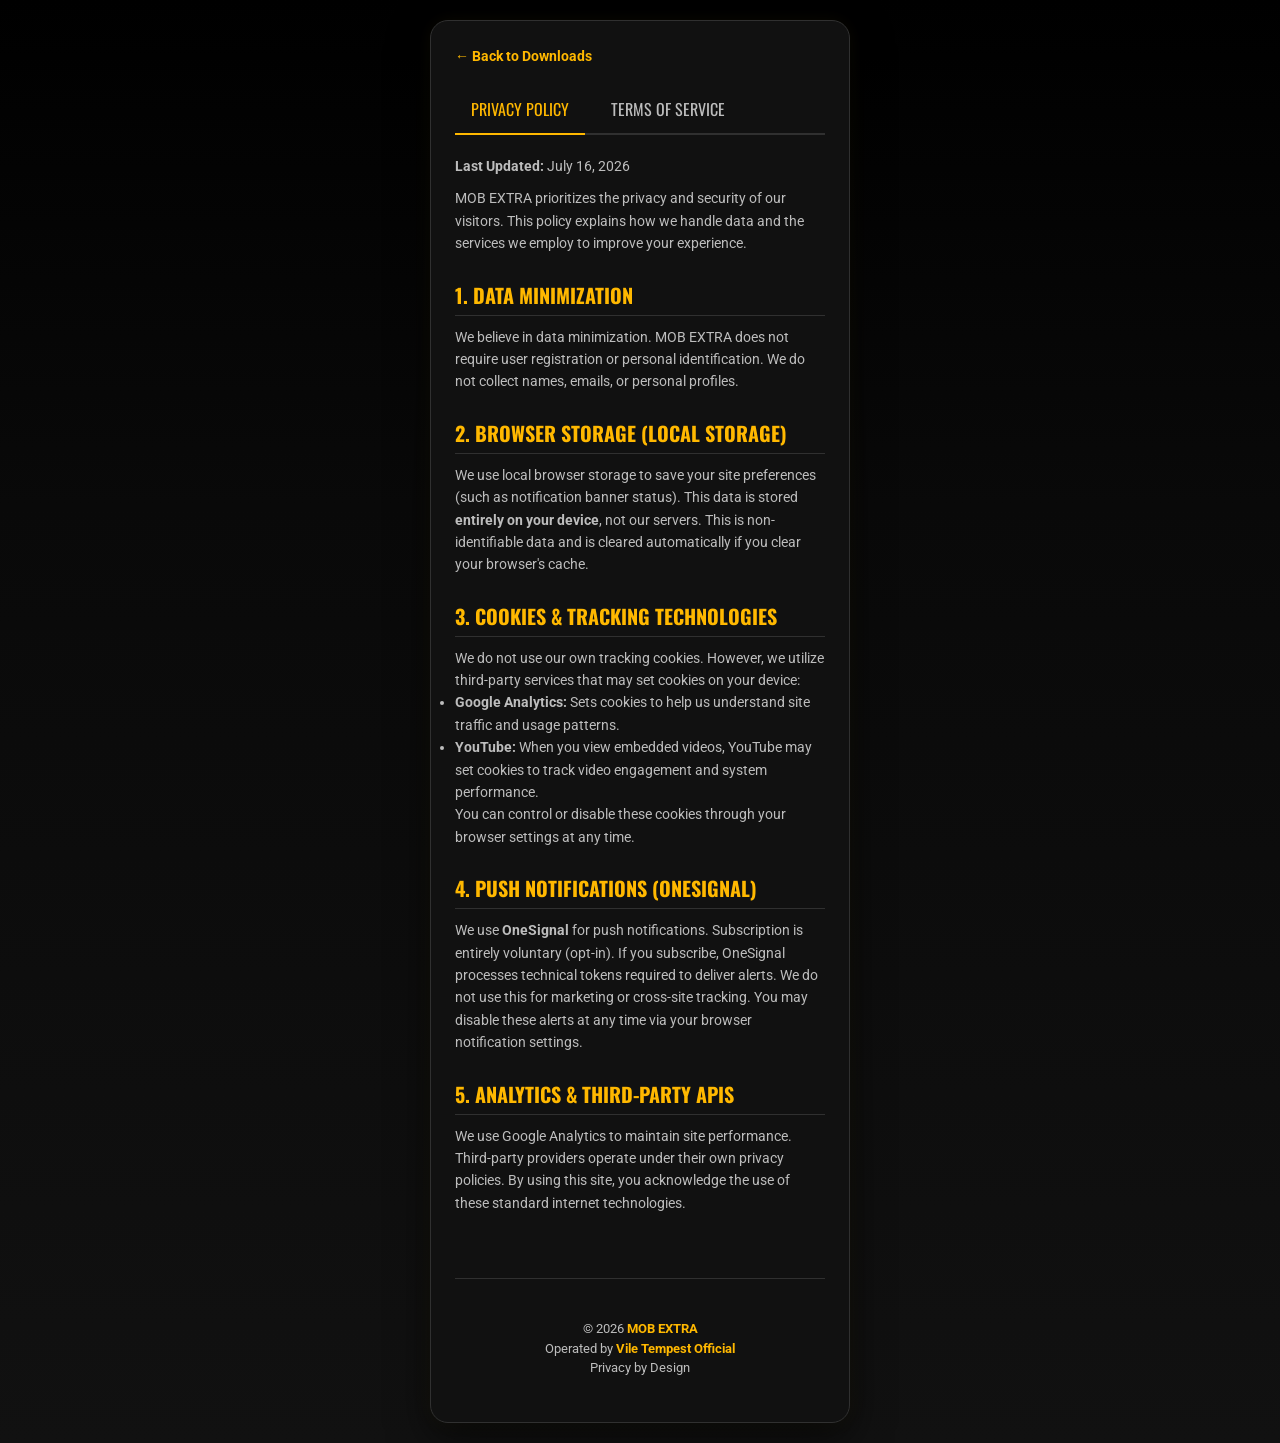
<file: legal.html>
<!doctype html>
<html lang="en">
  <head>
    <meta charset="UTF-8" />
    <meta name="viewport" content="width=device-width, initial-scale=1.0" />
    <title>Legal Policies | CODM Test Server Download Hub | MOB EXTRA</title>
    <link rel="icon" href="assets/images/favicon.png" type="image/png" />
    <link rel="stylesheet" href="https://fonts.googleapis.com/css2?family=Oswald:wght@500;700&family=Roboto:wght@400;500;700&display=swap" />
    <link rel="stylesheet" href="styles/style.css" />
    <style>
      .legal-content { padding: 24px; color: var(--text-muted); line-height: 1.6; font-size: 14px; }   
      .legal-content .legal-last-updated { margin-bottom: 10px; }
      .legal-content h2 { font-family: "Oswald", sans-serif; color: var(--gold); text-transform: uppercase; font-size: 20px; margin: 24px 0 10px 0; border-bottom: 1px solid var(--border); padding-bottom: 4px; }
      .back-btn { display: inline-block; margin-bottom: 20px; color: var(--gold); text-decoration: none; font-weight: bold; font-size: 14px; }
      
      .tab-nav { display: flex; border-bottom: 2px solid var(--border); margin-bottom: 20px; gap: 10px; }
      .tab-link { font-family: "Oswald", sans-serif; padding: 10px 16px; color: var(--text-muted); text-decoration: none; cursor: pointer; font-size: 16px; text-transform: uppercase; }
      .tab-link.active { color: var(--gold); border-bottom: 2px solid var(--gold); margin-bottom: -2px; }
      
      .policy-section { display: none; }
      .policy-section.active { display: block; }

      /* Styled Footer */
      .site-footer { 
        padding: 40px 20px 20px 20px; 
        text-align: center; 
        border-top: 1px solid var(--border); 
        margin-top: 40px; 
        color: var(--text-muted); 
        font-size: 13px;
        line-height: 1.5;
      }
      .site-footer strong {
        color: var(--gold);
      }
    </style>
  </head>
  <body>
    <div class="mobile-container">
      <div class="card">
        <div class="legal-content">
          <a href="index.html" class="back-btn">← Back to Downloads</a>
          
          <div class="tab-nav">
            <span id="tabPrivacy" class="tab-link active" onclick="switchTab('privacy')">Privacy Policy</span>
            <span id="tabTerms" class="tab-link" onclick="switchTab('terms')">Terms of Service</span>
          </div>

          <!-- Privacy Policy Section -->
          <div id="privacySection" class="policy-section active">
            <p class="legal-last-updated"><strong>Last Updated:</strong> July 16, 2026</p> 
            <p>MOB EXTRA prioritizes the privacy and security of our visitors. This policy explains how we handle data and the services we employ to improve your experience.</p>
            
            <h2>1. Data Minimization</h2>
            <p>We believe in data minimization. MOB EXTRA does not require user registration or personal identification. We do not collect names, emails, or personal profiles.</p>

            <h2>2. Browser Storage (Local Storage)</h2>
            <p>We use local browser storage to save your site preferences (such as notification banner status). This data is stored <strong>entirely on your device</strong>, not our servers. This is non-identifiable data and is cleared automatically if you clear your browser's cache.</p>

            <h2>3. Cookies & Tracking Technologies</h2>
            <p>We do not use our own tracking cookies. However, we utilize third-party services that may set cookies on your device:</p>
            <ul>
                <li><strong>Google Analytics:</strong> Sets cookies to help us understand site traffic and usage patterns.</li>
                <li><strong>YouTube:</strong> When you view embedded videos, YouTube may set cookies to track video engagement and system performance.</li>
            </ul>
            <p>You can control or disable these cookies through your browser settings at any time.</p>

            <h2>4. Push Notifications (OneSignal)</h2>
            <p>We use <strong>OneSignal</strong> for push notifications. Subscription is entirely voluntary (opt-in). If you subscribe, OneSignal processes technical tokens required to deliver alerts. We do not use this for marketing or cross-site tracking. You may disable these alerts at any time via your browser notification settings.</p>

            <h2>5. Analytics & Third-Party APIs</h2>
            <p>We use Google Analytics to maintain site performance. Third-party providers operate under their own privacy policies. By using this site, you acknowledge the use of these standard internet technologies.</p>
          </div>

          <!-- Terms of Service Section -->
          <div id="termsSection" class="policy-section">
            <p class="legal-last-updated"><strong>Last Updated:</strong> July 18, 2026</p>
            <p>By accessing the MOB EXTRA download hub, you agree to these terms.</p>
            
            <h2>1. Independent Platform</h2>
            <p>MOB EXTRA is an independent community resource operated by <strong>Vile Tempest Official</strong>. We are <strong>not affiliated, endorsed, or associated with Activision, TiMi Studio Group, Tencent Games, or Garena.</strong> All trademarks belong to their respective owners.</p>

            <h2>2. Notifications & Communication</h2>
            <p>Our push notification feature is provided "as is." While we strive to ensure timely delivery, network delays or browser restrictions are outside our control. You are responsible for managing your notification subscription status.</p>

            <h2>3. Link Integrity</h2>
            <p>We do not host software binary packages. All links redirect to official developer portals. By using these links, you acknowledge that you are accessing beta software, which may be unstable or subject to developer-imposed regional/slot limitations.</p>

            <h2>4. Usage Conduct</h2>
            <p>The verification system exists to maintain server stability. Any attempt to bypass, automate, or scrape our verification modules is prohibited. We reserve the right to restrict access to users who violate these integrity standards.</p>
            <h2>5. Source Attribution</h2>
            <p>
              We curate our links and news updates from 
              <strong>
                <a href="https://x.com/LeakersOnDuty" target="_blank" rel="noopener noreferrer" style="color: var(--gold);">Leakers On Duty</a>
              </strong>. 
              We are not affiliated with them, but we recognize their contribution to the community. Please follow them for the most accurate and up-to-date information.
            </p>

          </div>
        </div>
        
        <footer class="site-footer">
          &copy; 2026 <strong>MOB EXTRA</strong><br />
          Operated by 
          <a href="https://www.youtube.com/channel/UCbDtYZS08VvB6luAcyn08bQ" target="_blank" rel="noopener noreferrer" style="color: var(--gold); text-decoration: none;">
            <strong>Vile Tempest Official</strong>
          </a>
          <br />
          Privacy by Design
        </footer>

      </div>
    </div>

    <script>
      function switchTab(type) {
          const privacyTab = document.getElementById('tabPrivacy');
          const termsTab = document.getElementById('tabTerms');
          const privacySec = document.getElementById('privacySection');
          const termsSec = document.getElementById('termsSection');

          if (type === 'privacy') {
              privacyTab.classList.add('active');
              termsTab.classList.remove('active');
              privacySec.classList.add('active');
              termsSec.classList.remove('active');
          } else {
              termsTab.classList.add('active');
              privacyTab.classList.remove('active');
              termsSec.classList.add('active');
              privacySec.classList.remove('active');
          }
      }
      window.addEventListener('DOMContentLoaded', () => {
          const hash = window.location.hash;
          if (hash === '#terms') switchTab('terms');
      });
    </script>
  </body>
</html>
</file>
<file: styles/style.css>
/* ==========================================================================
   1. FONTS & ROOT VARIABLES
   ========================================================================== */
@import url("https://fonts.googleapis.com/css2?family=Oswald:wght@400;500;600;700&family=Roboto:wght@400;500;700&display=swap");

:root {
    --bg: #050505;
    --bg-dark: #000000;         
    --surface: #111111;
    --surface-2: #181818;
    --border: #303030;
    --border-light: #404040;
    --text: #ffffff;
    --text-muted: #bdbdbd;
    --gold: #FFB800;           
    --gold-hover: #FFC840;
    --blue: #2b7bd8;
    --blue-hover: #1d6cc7;
    --link: #66aaff;
    --success: #25c26e;
    --warning: #fbbf24;
    --danger: #ef4444;
    --bg-error: #350c0c;        
    --radius: 18px;
    --radius-sm: 10px;          
    --radius-md: 14px;          
    --shadow: 0 15px 40px rgba(0, 0, 0, 0.6);
}


/* ==========================================================================
   2. GLOBAL RESET & BASE STYLES
   ========================================================================== */
* {
    margin: 0;
    padding: 0;
    box-sizing: border-box;
    -webkit-tap-highlight-color: transparent;
}

body {
    font-family: "Roboto", sans-serif;
    background: linear-gradient(180deg, var(--bg-dark), #090909 35%, var(--surface));
    color: var(--text);
    display: flex;
    justify-content: center;
    align-items: flex-start;
    min-height: 100dvh;
    padding: 20px;
}

/* Container locking the app layout to a smartphone aspect footprint */
.mobile-container {
    width: 100%;
    max-width: 420px;
}

.card {
    background: var(--surface);
    border: 1px solid var(--border);
    border-radius: var(--radius);
    overflow: hidden;
    box-shadow:
        var(--shadow),
        0 0 20px rgba(255, 210, 0, 0.05);
}

/* ==========================================================================
   3. HEADER & HERO DESIGN ELEMENTS
   ========================================================================== */
/* Container for the logo + animated line */
.logo-wrapper {
    position: relative;
    width: 100%;
    background: var(--bg-dark);
}

/* Updated logo style (border removed) */
.site-logo {
    display: block;
    width: 100%;
    background: var(--bg-dark);
}

/* The loading line container */
.loading-line {
    width: 100%;
    height: 3px;
    background: #1a1a1a;
    position: relative;
    overflow: hidden;
}

.loading-line::after {
    content: '';
    position: absolute;
    top: 0;
    left: 0;
    width: 100%;
    height: 100%;
    
    /* Adjusted percentages for a smaller gap */
    background: linear-gradient(
        90deg, 
        var(--gold) 0%, var(--gold) 45%,      /* Bar 1 ends at 45% */
        transparent 45%, transparent 50%,     /* Gap 1 (5% wide) */
        var(--gold) 50%, var(--gold) 95%,     /* Bar 2 ends at 95% */
        transparent 95%, transparent 100%     /* Gap 2 (5% wide) */
    );
    
    background-size: 200% 100%;
    box-shadow: 0 0 10px var(--gold);
    animation: loading-slide 3s linear infinite;
}

.header {
    padding: 24px 22px 4px;
}

.unofficial-notice {
    display: block;
    text-align: center;
    color: var(--gold);
    font-size: 11px;
    font-weight: 700;
    text-transform: uppercase;
    letter-spacing: 1.5px;
    margin-bottom: 6px;
    opacity: 0.85;
}

h1 {
    font-family: "Oswald", sans-serif;
    text-transform: uppercase;
    letter-spacing: 1px;
    font-size: 40px;
    text-align: center;
}

.subtitle {
    text-align: center;
    color: var(--text-muted);
    font-size: 15px;
    margin-top: 8px;
}

#mainContentSection, 
#buildBadgeContainer {
    /* Existing styles... */
    will-change: opacity; 
}

#buildBadgeContainer {
    opacity: 0;
    transition: opacity 0.8s ease-in-out;
}

/* This class will be added via JS to trigger the fade */
#buildBadgeContainer.visible {
    opacity: 1;
}

/* Refactored Maintenance Credit typography elements */
.credits-box {
    text-align: center;
    margin-top: 10px;
    font-size: 12px;
    color: #8b8b8b;
    line-height: 1.5;
}

.credits-link {
    color: var(--gold);
    text-decoration: none;
    font-weight: 500;
}

/* Refactored Native Social Sharing button structures */
.share-area {
    text-align: center;
    margin-top: 15px;
}

.btn-share {
    background: var(--gold);
    color: var(--bg-dark);
    border: none;
    padding: 10px 20px;
    font-weight: bold;
    border-radius: 5px;
    cursor: pointer;
    font-size: 14px;
    transition: 0.2s;
    width: auto; /* Overrides global full-width buttons block */
}

.btn-share:hover {
    background: var(--gold-hover);
}

.last-updated {
    margin: 10px 24px; /* Reduced vertical gap */
    padding: 8px 12px; /* Slimmer */
    background: rgba(255, 255, 255, 0.03); /* Subtle, non-intrusive background */
    border: 1px solid var(--border);
    border-radius: 8px;
    
    /* Centering everything nicely */
    display: flex;
    justify-content: center;
    align-items: center;
    gap: 8px;
    
    font-size: 14px;
    color: var(--text-muted);
}

.last-updated strong {
    color: var(--gold);
}

.lu-status-badge {
    background-color: var(--success);
    font-size: 12px;
    color: #000000;
    padding: 2px 8px;
    border-radius: 10px;
    text-transform: uppercase;
    letter-spacing: 0.5px;
    animation: pulseGlowGreen 1.8s infinite alternate;
}


/* ==========================================================================
   3.5 NEW: DYNAMIC BUILD INFO BADGES (Injected via JS)
   ========================================================================== */
.build-info-wrapper {
    margin: 14px auto 0 auto;
    padding: 12px;
    background: var(--surface-2);
    border: 1px dashed var(--border-light);
    border-radius: var(--radius-sm);
    text-align: center;
}

.build-meta-row {
    display: flex;
    justify-content: center;
    align-items: center;
    gap: 10px;
    margin-bottom: 6px;
}

.badge-season {
    background: var(--gold);
    color: var(--surface);
    font-size: 11px;
    font-weight: 800;
    text-transform: uppercase;
    padding: 2px 8px;
    border-radius: 4px;
    letter-spacing: 0.5px;
}

.badge-date {
    font-size: 12px;
    color: var(--text-muted);
}

.build-desc {
    margin: 0;
    font-size: 13px;
    color: var(--text);
    font-weight: 500;
    line-height: 1.4;
}

/* ==========================================================================
   4. INFO MODULES (Intro Box & Instructions Box)
   ========================================================================== */
#mainContentSection {
    /* Keep display none initially for SEO/Structure */
    display: none; 
    
    /* Start with invisible */
    opacity: 0; 
    
    /* The magic that makes it smooth */
    transition: opacity 0.8s ease-in-out;
}

/* New Box for Definitions */
.info-box {
    margin: 24px 24px 0 24px; /* Matches the top margin of your intro-box */
    background: var(--surface-2);
    border: 1px solid var(--border-light);
    border-left: 4px solid var(--gold);
    border-radius: var(--radius-md);
    padding: 20px;
}

.info-box h3 {
    color: var(--gold);
    font-family: "Oswald", sans-serif;
    font-size: 20px; /* Slightly smaller than H2, but stands out */
    margin-bottom: 10px;
    text-transform: uppercase;
}

.info-box p {
    color: var(--text-muted);
    font-size: 14px;
    line-height: 1.6;
}

.info-box p strong {
    color: var(--gold);
}

/* Introduction context widget summarizing variants (iOS vs Android) */
.intro-box {
    margin: 16px 24px 24px 24px;
    background: var(--surface-2); /* Swapped to match card backgrounds nicely */
    border: 1px solid var(--border-light);
    border-left: 4px solid var(--gold);
    border-radius: var(--radius-md);
    padding: 20px;
    position: relative;
}

.intro-box h2 {
    color: var(--gold);
    font-family: "Oswald", sans-serif;
    margin-bottom: 10px;
}

.intro-box p {
    color: var(--text-muted);
    font-size: 14px;
    line-height: 1.6;
}

/* Collapsible Section Layout Rules */
.intro-drawer {
    max-height: 0;
    overflow: hidden;
    transition: max-height 0.4s cubic-bezier(0.4, 0, 0.2, 1);
}

/* State modification when active via JS class toggling */
.intro-drawer.expanded {
    max-height: 800px; /* Safely accommodates full expanded lists */
}

.intro-box ul {
    margin: 16px 0;
    padding-left: 18px;
}

.intro-box li {
    margin-bottom: 14px;
    color: var(--text);
    font-size: 13.5px;
    line-height: 1.6;
}

.intro-box li strong {
    color: var(--gold);
}

/* Custom Mini UI Trigger Buttons */
.btn-toggle-intro {
    width: auto;
    display: inline-flex;
    align-items: center;
    gap: 6px;
    margin-top: 14px;
    padding: 6px 14px;
    background: rgba(255, 210, 0, 0.08);
    border: 1px solid rgba(255, 210, 0, 0.2);
    color: var(--gold);
    font-size: 12px;
    font-weight: 600;
    text-transform: uppercase;
    letter-spacing: 0.5px;
    border-radius: 20px; /* Rounded pill style looks premium */
    transition: all 0.2s ease;
}

.btn-toggle-intro:hover {
    background: var(--gold);
    color: var(--surface);
    border-color: var(--gold);
}

.btn-toggle-intro i {
    transition: transform 0.3s ease;
    font-size: 10px;
}

/* Rotates chevron arrow smoothly upward when opened */
.btn-toggle-intro.active i {
    transform: rotate(180deg);
}


/* User help instructions detailing safe clipboard paste actions */
.instructions-box {
    margin-top: 20px;
    padding: 15px;
    background: rgba(255, 210, 0, 0.05);
    border-left: 4px solid var(--gold);
    border-radius: 4px;
    text-align: left;
}

.instructions-title {
    color: var(--gold);
    margin-top: 0;
    margin-bottom: 8px;
    font-size: 15px;
    font-weight: 600;
}

.instructions-text {
    margin: 0;
    font-size: 13px;
    color: #e0e0e0;
    line-height: 1.5;
}

.instructions-note {
    margin: 8px 0 0 0;
    font-size: 12px;
    color: #8b8b8b;
    font-style: italic;
    line-height: 1.4;
}

/* ==========================================================================
   5. INTERACTIVE BUTTONS & LINKS HOUSING
   ========================================================================== */
#linksContainer {
    padding: 0 24px;
}

.link-box {
    background: var(--surface-2);
    border: 1px solid var(--border-light);
    border-radius: var(--radius-md);
    padding: 16px;
    margin-bottom: 18px;
    transition: 0.25s;
}

.link-box:hover {
    border-color: var(--gold);
    transform: translateY(-2px);
}

.link-title {
    font-family: "Oswald", sans-serif;
    font-size: 20px;
    margin-bottom: 10px;
}    

.link {
    background: #0b0b0b;
    border: 1px solid var(--border);
    border-radius: var(--radius-sm);
    color: var(--link);
    margin-bottom: 14px;
    word-break: break-word;
    font-size: 14px; 
    padding: 8px 10px;
}


/* Container for the side-by-side buttons */
.link-actions {
    display: flex;
    gap: 10px; /* Space between buttons */
    margin-top: 10px;
}

/* Style for the new Download button */
.download-btn {
    flex: 1; /* Makes both buttons equal width */
    background: #333; /* Dark background to contrast with your yellow copy button */
    color: #fff;
    text-decoration: none;
    padding: 10px;
    border-radius: 5px;
    text-align: center;
    font-weight: bold;
    font-size: 0.9rem;
    transition: background 0.2s;
    border: 1px solid #444;
}

.download-btn:hover {
    background: #444;
}

/* Ensure the Copy button also takes up equal space */
.link-box button {
    flex: 1;
    margin: 0; /* Override any existing margins */
}

button {
    width: 100%;
    border: none;
    border-radius: var(--radius-sm);
    padding: 13px;
    background: var(--gold);
    color: var(--surface);
    font-weight: 700;
    font-size: 15px;
    cursor: pointer;
    transition: 0.2s;
}

button:hover {
    background: var(--gold-hover);
}

button:active {
    transform: scale(0.98);
}

button:focus-visible {
    outline: 2px solid #ffffff;
    outline-offset: 2px;
}

/* Visual state applied when JavaScript signals active time tracking is locked */
button.btn-locked {
    background: #2a2a2a;
    color: #888888;
    border: 1px solid var(--border);
    cursor: not-allowed;
}

button.btn-locked:hover {
    background: #2a2a2a;
}

/* ==========================================================================
   6. VERIFICATION & MULTIMEDIA SYSTEM (YouTube Embeds)
   ========================================================================== */
/* Secure Video Aspect Ratio Container fixes for API rendering windows */
.video-container {
    position: relative;
    width: 100%;
    padding-top: 56.25%; /* Fixed 16:9 Aspect Ratio setup */
    background: var(--bg-dark);
    border-radius: var(--radius-sm);
    overflow: hidden;
    margin: 14px 0;
    border: 1px solid var(--border);
}

.video-container div, 
.video-container iframe {
    position: absolute;
    top: 0;
    left: 0;
    width: 100% !important;
    height: 100% !important;
}

.section-title {
    position: relative;
    display: inline-block;
    color: var(--gold);
    font-family: "Oswald", sans-serif;
    font-size: 38px;
    margin-bottom: 28px;
}

.section-title::after {
    content: "";
    position: absolute;
    left: 0;
    bottom: -8px;
    width: 25px;
    height: 4px;
    background: var(--gold);
    border-radius: 999px;
}

/* Inline Verification Code Rotation Alert Box */
.code-expiry-note {
    font-size: 12px;
    color: var(--text-muted);
    background: rgba(239, 68, 68, 0.10); /* Deep crimson transparent tint */
    border: 1px solid rgba(239, 68, 68, 0.2);
    border-radius: var(--radius-sm);
    padding: 10px 14px;
    margin: 0 0 16px 0; /* Creates perfect separation before the input field */
    display: flex;
    align-items: flex-start; /* Keeps icon anchored beautifully on line-wrap */
    text-align: left; /* Clean left alignment for easy reading */
    gap: 10px;
    line-height: 1.5;
    width: 100%;
}

/* Red video play emblem icon style alignment overrides */
.code-expiry-note i {
    color: var(--danger);
    font-size: 13px;
    margin-top: 2px; /* Perfect vertical alignment with the first line of text */
    flex-shrink: 0; /* Prevents the icon from shrinking on small devices */
}


/* ==========================================================================
   7. SYSTEM LOAD & STATE MESSAGE WRAPPERS
   ========================================================================== */
.loading-box,
.disclaimer,
.server-closed,
.load-error {
    margin: 24px;
    padding: 18px;
    border-radius: var(--radius-md);
    line-height: 1.7;
}

/* Active AJAX loading spinner module */
.loading-box {
    margin: 0;
    background: var(--surface-2);
    border: 1px solid var(--border);
    text-align: center;
}

.loader {
    width: 42px;
    height: 42px;
    margin: 0 auto 16px;
    border: 4px solid #3b3b3b;
    border-top: 4px solid var(--gold);
    border-radius: 50%;
    animation: spin 1s linear infinite;
}

.loading-box p {
    color: var(--text-muted);
    font-size: 12px;
}

/* Global Content Legal Disclaimer Section styling */
.disclaimer {
    background: var(--surface-2);
    border: 1px solid var(--border);
    color: #d0d0d0;
    font-size: 13px;
}

.disclaimer h2 {
    font-family: "Oswald", sans-serif;
    color: var(--gold);
    margin-bottom: 10px;
}

.disclaimer p:not(:last-child) {
    margin-bottom: 12px;
}

/* API Fallback State: Server closed distribution active */
.server-closed {
    margin: 24px 0; /* Updated: 24px top/bottom, 0 left/right to align perfectly */
    padding: 32px 24px;
    background: linear-gradient(180deg, rgba(239, 68, 68, 0.1) 0%, rgba(10, 10, 10, 0.6) 100%), #141414;
    border: 1px solid rgba(239, 68, 68, 0.25);
    border-radius: var(--radius-md);
    text-align: center;
    box-shadow: 
        0 12px 30px rgba(0, 0, 0, 0.7),
        inset 0 1px 0 rgba(255, 255, 255, 0.05);
    display: flex;
    flex-direction: column;
    align-items: center;
    justify-content: center;
    animation: pulseGlowRed 1.5s infinite;
}


.server-closed i {
    font-size: 36px;
    color: var(--danger);
    margin-bottom: 16px;
    text-shadow: 0 0 12px rgba(239, 68, 68, 0.4);
}

.server-closed h2 {
    font-family: "Oswald", sans-serif;
    color: #ffffff;
    font-size: 24px;
    text-transform: uppercase;
    letter-spacing: 1px;
    margin: 0 0 12px 0;
    line-height: 1.3;
}

.server-closed p {
    color: var(--text-muted);
    font-size: 13.5px;
    line-height: 1.6;
    margin: 0 0 6px 0;
    max-width: 280px; /* Keeps text box snug & balanced */
}

.server-closed p:last-of-type {
    margin-bottom: 0;
    font-size: 12px;
    color: #6a6a6a;
    text-transform: uppercase;
    letter-spacing: 0.5px;
}

/* Reassurance banner inside closed server state container */
.server-reassurance-note {
    display: flex;
    flex-direction: column; /* Vertical alignment: places bell directly above text */
    align-items: center; /* Centers both the bell and text blocks horizontally */
    gap: 8px; /* Balanced spacing between the bell icon and text */
    margin: 20px auto 0 auto;
    padding: 14px 16px;
    background: rgba(255, 210, 0, 0.05);
    border: 1px solid rgba(255, 210, 0, 0.2);
    border-radius: var(--radius-sm);
    text-align: center; /* Clean, centered text paragraphs */
    max-width: 90%;
    box-sizing: border-box;
}

/* Gold bell alert icon tracking fixes */
.server-reassurance-note i {
    color: var(--gold);
    font-size: 18px; /* Slightly larger so it looks like a clean section badge */
    margin-top: 0;
    margin-bottom: 2px;
    text-shadow: 0 0 10px rgba(255, 210, 0, 0.4);
    flex-shrink: 0;
}

/* Notice description formatting text block */
.server-reassurance-note span {
    color: #e2e2e2;
    font-size: 12px;
    line-height: 1.5;
    font-weight: 400;
}

/* Styling for the show-links button */
.server-closed .show-links {
    display: inline-flex;
    align-items: center;
    justify-content: center;
    gap: 8px;
    padding: 8px 16px;
    font-size: 12px;
    font-weight: 500;
    max-width: 90%;
    margin-top: 14px;
    background: rgba(255, 77, 77, 0.08);
    border: 1px solid rgba(255, 77, 77, 0.3);
    color: #ff4d4d;
    border-radius: 6px;
    cursor: pointer;
    transition: all 0.2s ease;
}

.server-closed .show-links:hover {
    background: rgba(255, 77, 77, 0.18);
    border-color: rgba(255, 77, 77, 0.6);
}

.server-closed .show-links i {
    font-size: 13px;
    display: inline-flex;
    align-items: center;
    justify-content: center;
    margin: 0;
}

/* API Fallback State: Script link fail/offline block */
.load-error {
    margin: 0;
    background: var(--bg-error);
    border: 2px solid var(--danger);
    text-align: center;
    animation: pulseGlowRed 1.5s infinite;
}

/* ==========================================================================
   8. FOOTER STYLING & BRANDING BRICKS
   ========================================================================== */

/* Container to align the logos horizontally */
.logo-group {
    display: flex;
    justify-content: center; /* Centers them horizontally */
    align-items: center;     /* Centers them vertically relative to each other */
    gap: 20px;               /* Space between each logo */
    margin: 30px auto 10px auto;
}

/* Individual logo adjustments */
.yt-channels-logo {
    display: block;          
    max-width: 20px;
    height: auto;
    /* Remove the margin here, let .logo-group handle spacing */
    background-color: var(--gold);
    border-radius: 50%;
}

.logo-group a:nth-child(2) .yt-channels-logo {
    max-width: 35px; 
}

.logo-group a {
    display: inline-block;
    text-decoration: none;
    transition: transform 0.2s ease;
}

/* Subtle hover effect to show mobile users the logos are clickable */
.logo-group a:hover {
    transform: scale(1.08);
}

.site-footer {
    margin: 24px;
    padding-top: 16px;
    border-top: 1px solid var(--border); /* Visual separation border above footer */
    text-align: center;
    font-size: 13px;
    line-height: 1.6;
}

/* Legal and support utility nav rows styling */
.footer-links {
    margin-bottom: 10px;
}

.footer-nav-item {
    color: var(--text-muted);
    text-decoration: none;
    transition: color 0.2s ease;
}

.footer-nav-item:hover {
    color: var(--text);
}

.footer-divider {
    color: var(--border-light);
    margin: 0 6px;
}

/* Core platform copyright labels */
.footer-copyright {
    color: #6a6a6a;
    font-size: 12px;
    margin-bottom: 8px;
}

.brand-text {
    color: var(--text-muted);
    font-weight: 500;
}

/* Creator attribution text blocks styling */
.footer-powered {
    color: #8b8b8b;
    font-size: 12px;
}

.credit-link {
    color: var(--gold);
    text-decoration: none;
}

.credit-link:hover {
    color: var(--text);
    text-decoration: underline;
}


/* ==========================================================================
   9. CSS KEYFRAME ANIMATIONS
   ========================================================================== */
@keyframes spin {
    to {
        transform: rotate(360deg);
    }
}

@keyframes pulseGlowRed {
    0% {
        box-shadow: 0 0 0 rgba(239, 68, 68, 0.3);
    }
    50% {
        box-shadow: 0 0 18px rgba(239, 68, 68, 0.6);
    }
    100% {
        box-shadow: 0 0 0 rgba(239, 68, 68, 0.3);
    }
}

@keyframes loading-slide {
    0% { background-position: 0% 0; }
    100% { background-position: -100% 0; }
}

/* ==========================================================================
   10. REUSABLE
   ========================================================================== */

/* Reusable Progress Loader Class */
.progress-loader {
    position: relative;
    overflow: hidden;
    /* Ensure text stays on top of the loading bar */
    z-index: 1;
}

.progress-loader::after {
    content: '';
    position: absolute;
    top: 0;
    left: 0;
    height: 100%;
    width: 0%; /* Start at 0 */
    background: rgba(230, 185, 30, 0.15); /* Subtle gold loading color */
    transition: width 5s linear, background 0.3s ease; /* Matches your 5s delay */
    z-index: -1; /* Behind the text */
}

/* State when loading starts */
.progress-loader.active::after {
    width: 100%;
}

/* State when loading is finished */
.progress-loader.finished::after {
    background: transparent; /* Makes the bar disappear */
}

/* ==========================================================================
   11. RESPONSIVE MOBILE MEDIA QUERIES
   ========================================================================== */
@media (max-width: 480px) {
    h1 {
        font-size: 36px;
    }
    .link-title {
        font-size: 18px; 
    }
}
</file>
